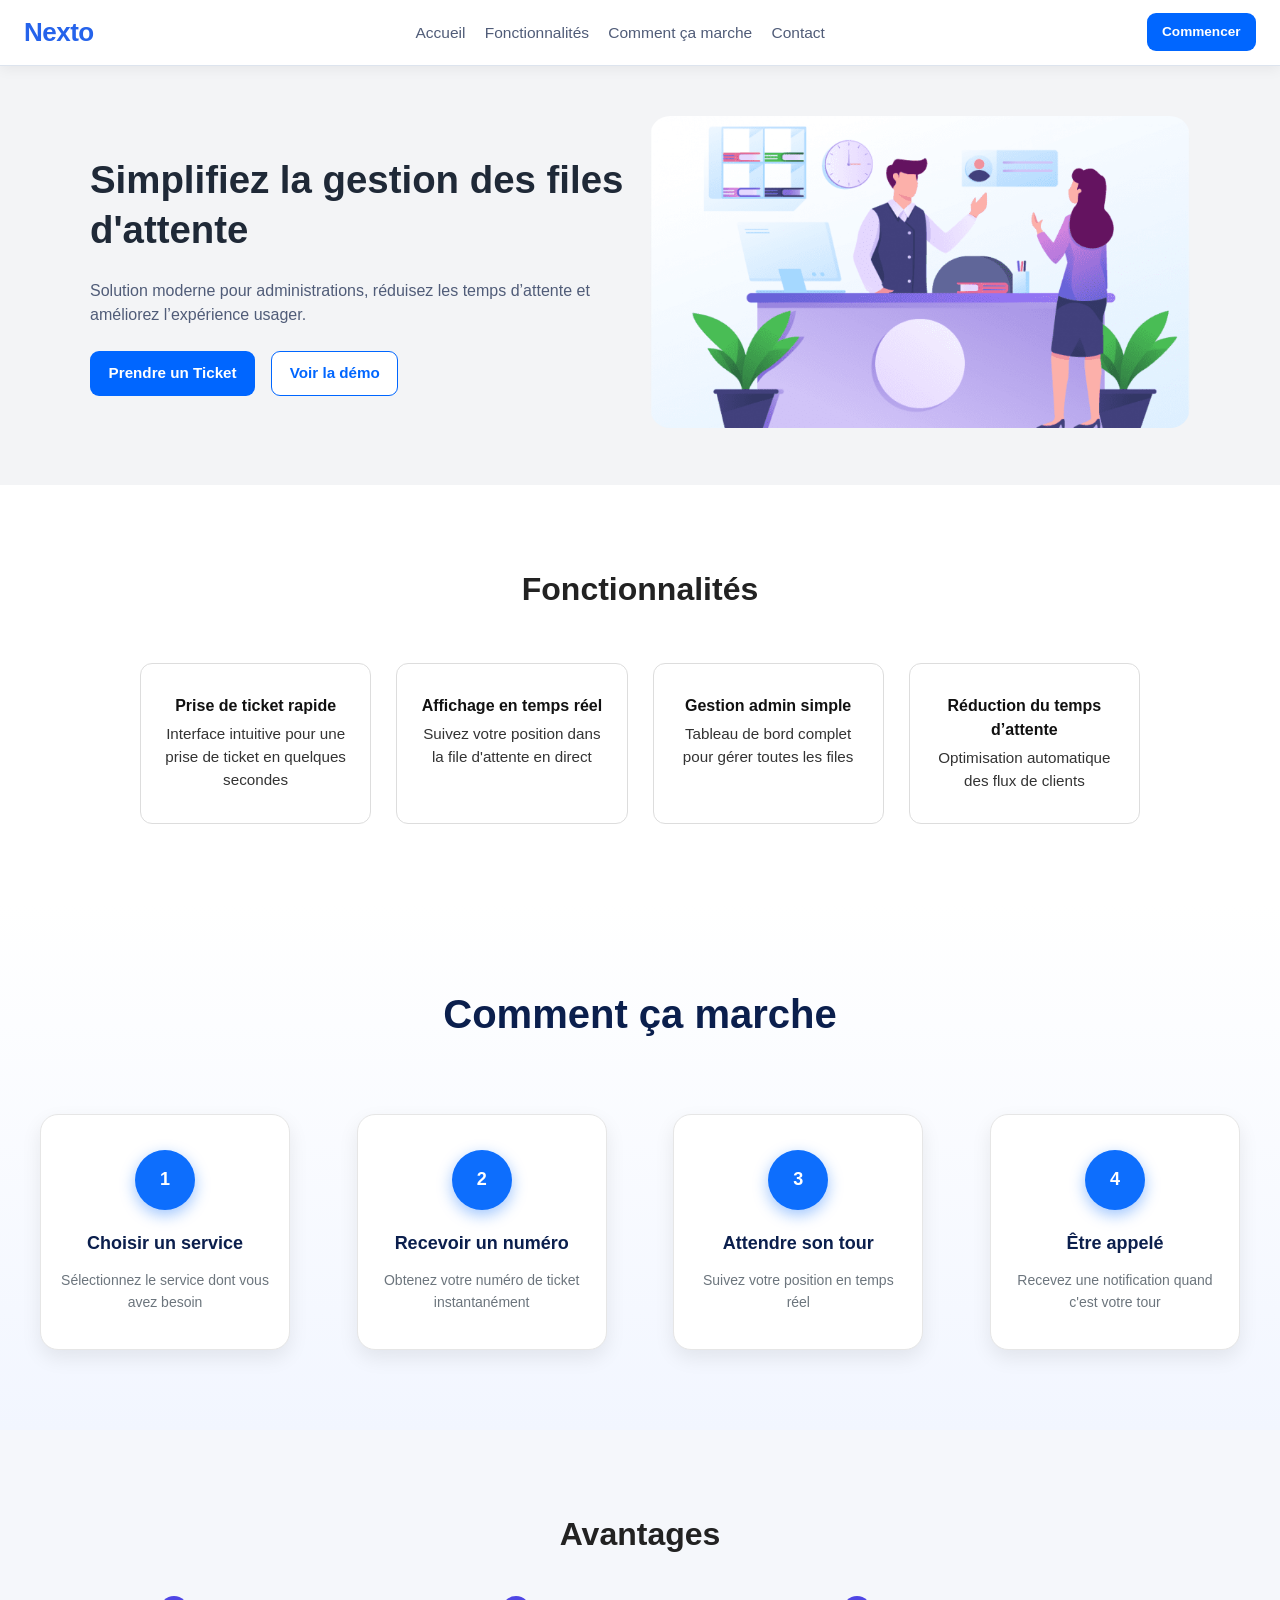
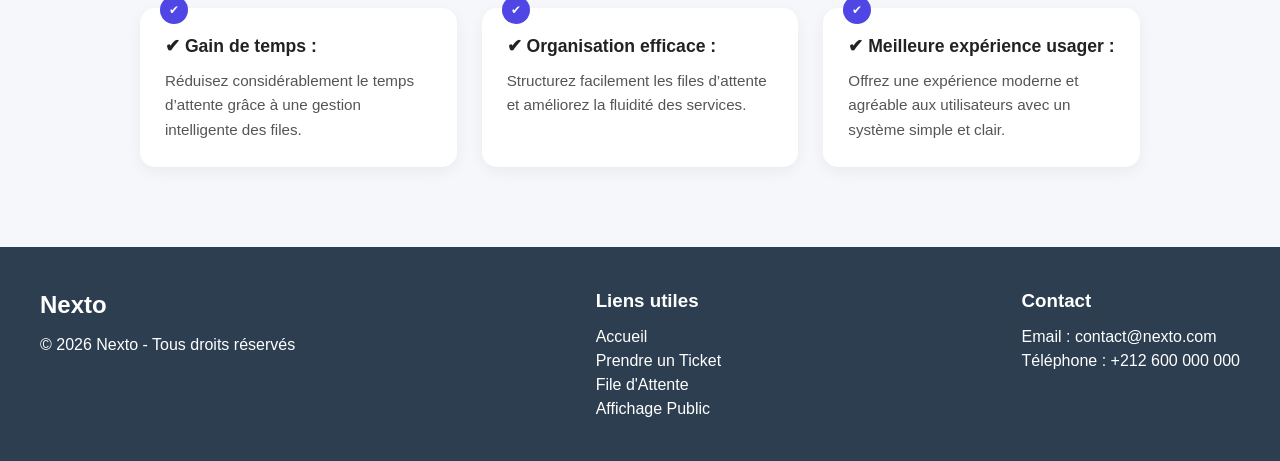
<file: index.html>
<!DOCTYPE html>
<html lang="fr">
<head>
  <meta charset="UTF-8">
  <title>Nexto - Landing Page</title>
  <link rel="stylesheet" href="style.css">
  <link rel ="icon"href="hero.png">
</head>

<body>

<!-- NAVBAR -->
<nav class="navbar">
  <h2 class="logo">Nexto</h2>
  <div class="nav-links">
    <a href="#">Accueil</a>
    <a href="#features">Fonctionnalités</a>
    <a href="#how">Comment ça marche</a>
    <a href="#contact">Contact</a>
  </div>
  <a href="ticket.html" class="btn btn-primary btn-sm">Commencer</a>
</nav>

<section class="hero-section">
  <div class="hero-content">
  <h1>Simplifiez la gestion des files d'attente</h1>
  <p>Solution moderne pour administrations, réduisez les temps d’attente et améliorez l’expérience usager.</p>
  <div class="btn-group">
    <a href="ticket.html" class="btn btn-primary btn-lg">Prendre un Ticket</a>
    <a href="#" class="btn btn-outline">Voir la démo</a>
  </div>
</div>

  <div class="hero-image">
    <img src="img/bnr.webp" alt="Illustration Nexto">
  </div>
</section>

<!-- FEATURES -->
<section id="features" class="features">
  <h2>Fonctionnalités</h2>
  <div class="features-grid">
    <div class="feature-card">
      <h3>Prise de ticket rapide</h3>
      <p>Interface intuitive pour une prise 
de ticket en quelques secondes</p>
      
    </div>
    <div class="feature-card">
      <h3>Affichage en temps réel</h3>
      <p>Suivez votre position dans la file
 d'attente en direct</p>
    </div>
    <div class="feature-card">
      <h3>Gestion admin simple</h3>
      <p>Tableau de bord complet pour
 gérer toutes les files</p>
    </div>
    <div class="feature-card">
      <h3>Réduction du temps d’attente</h3>
      <p>Optimisation automatique
 des flux de clients</p>
    </div>
    
  </div>
</section>

<section id="how" class="comment2">
  <h2>Comment ça marche</h2>

  <div class="steps2">

    <div class="step2">
      <div class="circle2">1</div>
      <h3>Choisir un service</h3>
      <p>Sélectionnez le service dont vous avez besoin</p>
    </div>

    <div class="step2">
      <div class="circle2">2</div>
      <h3>Recevoir un numéro</h3>
      <p>Obtenez votre numéro de ticket instantanément</p>
    </div>

    <div class="step2">
      <div class="circle2">3</div>
      <h3>Attendre son tour</h3>
      <p>Suivez votre position en temps réel</p>
    </div>

    <div class="step2">
      <div class="circle2">4</div>
      <h3>Être appelé</h3>
      <p>Recevez une notification quand c'est votre tour</p>
    </div>

  </div>
</section>

<!-- ADVANTAGES -->
<section class="advantages">
  <h2>Avantages</h2>

  <ul>
    <li>
      <strong>✔ Gain de temps :</strong>
      <p>Réduisez considérablement le temps d’attente grâce à une gestion intelligente des files.</p>
    </li>

    <li>
      <strong>✔ Organisation efficace :</strong>
      <p>Structurez facilement les files d’attente et améliorez la fluidité des services.</p>
    </li>

    <li>
      <strong>✔ Meilleure expérience usager :</strong>
      <p>Offrez une expérience moderne et agréable aux utilisateurs avec un système simple et clair.</p>
    </li>
  </ul>

</section>


<!-- CTA FOOTER -->
<footer id="contact" class="footer">

  <!-- Logo -->
  <div class="footer-logo">
    <h2>Nexto</h2>
        <p>© 2026 Nexto - Tous droits réservés</p>
  </div>


  <!-- Liens -->
  <div class="footer-links">
    <h3>Liens utiles</h3>
    <ul>
    <li><a href="index.html">Accueil</a></li>
    <li><a href="ticket.html">Prendre un Ticket</a></li>
    <li><a href="waiting.html">File d'Attente</a></li>
    <li><a href="display.html">Affichage Public</a></li>
    </ul>
  </div>

  <!-- Contact -->
  <div class="footer-contact">
    <h3>Contact</h3>
    <p>Email : contact@nexto.com</p>
    <p>Téléphone : +212 600 000 000</p>
  </div>
</footer>
</file>
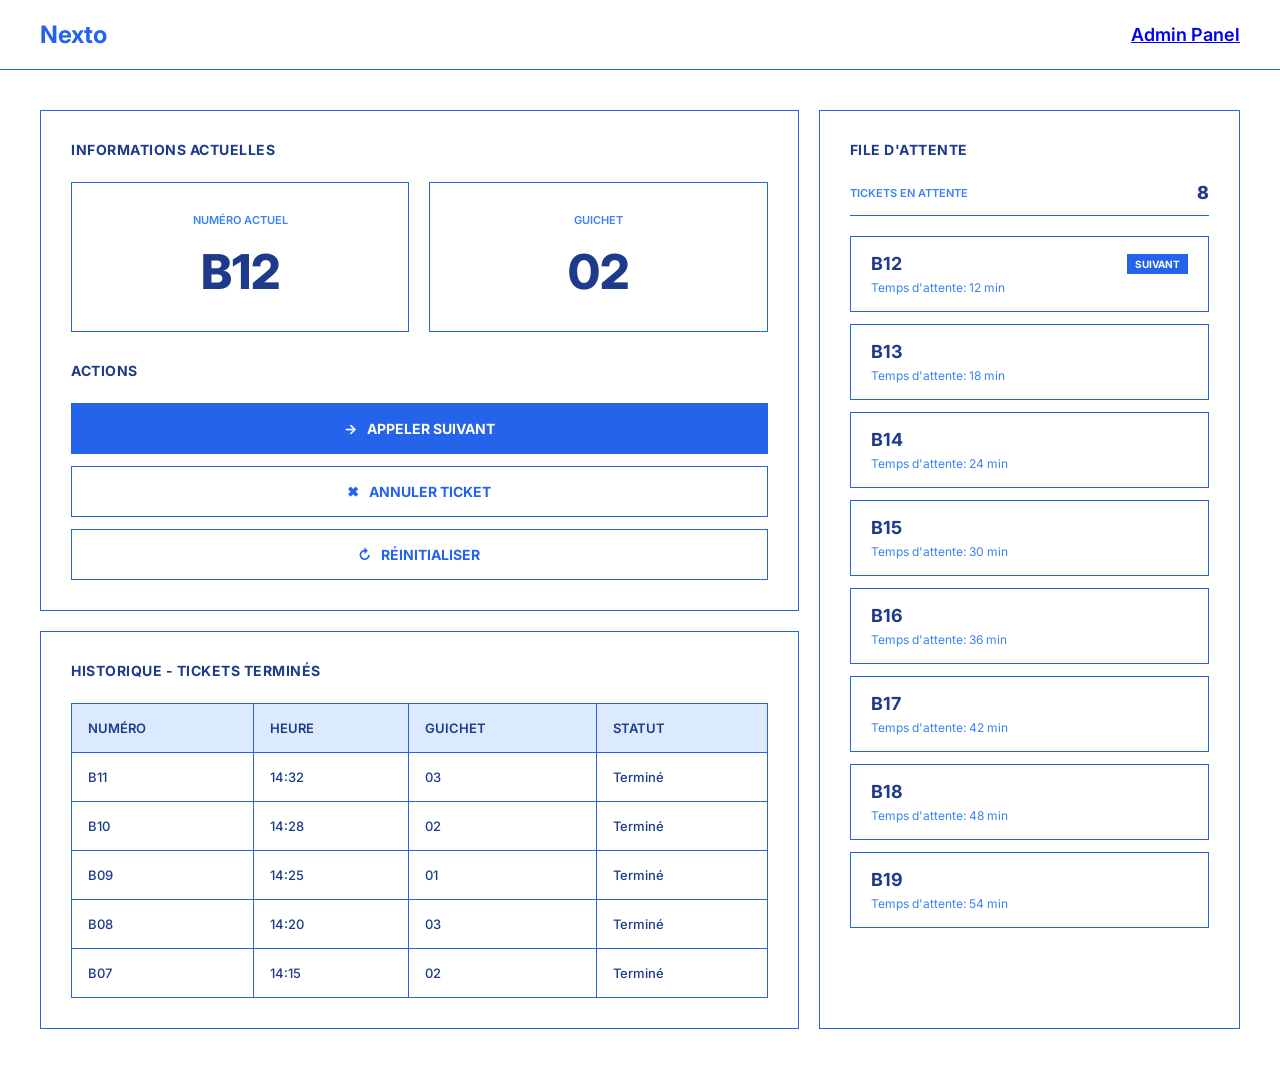
<file: admin.html>
<!DOCTYPE html>
<html lang="fr">
<head>
    <meta charset="UTF-8">
    <meta name="viewport" content="width=device-width, initial-scale=1.0">
    <title>Nexto - Admin Panel</title>
    <link href="https://fonts.googleapis.com/css2?family=Inter:wght@400;500;600;700;800&display=swap" rel="stylesheet">
    <link rel="stylesheet" href="admin.css">
</head>
<body>

    <header class="admin-header">
        <div class="logo-container">
            <div class="logo-text">Nexto</div>
        </div>
        <a href="admin.html" class="header-title">Admin Panel</a>
    </header>

    <main class="admin-layout">
        
        <div class="left-col">
            
            <section class="panel">
                <h2 class="section-title">INFORMATIONS ACTUELLES</h2>
                
                <div class="info-grid">
                    <div class="info-box">
                        <div class="info-label">NUMÉRO ACTUEL</div>
                        <div class="info-value">B12</div>
                    </div>
                    <div class="info-box">
                        <div class="info-label">GUICHET</div>
                        <div class="info-value">02</div>
                    </div>
                </div>

                <h2 class="section-title">ACTIONS</h2>
                <div class="actions-grid">
                    <button class="btn btn-black">
                        <span>→</span> APPELER SUIVANT
                    </button>
                    <button class="btn btn-white">
                        <span>✖</span> ANNULER TICKET
                    </button>
                    <button class="btn btn-white">
                        <span>↻</span> RÉINITIALISER
                    </button>
                </div>
            </section>

            <section class="panel mt-20">
                <h2 class="section-title">HISTORIQUE - TICKETS TERMINÉS</h2>
                
                <table class="history-table">
                    <thead>
                        <tr>
                            <th>NUMÉRO</th>
                            <th>HEURE</th>
                            <th>GUICHET</th>
                            <th>STATUT</th>
                        </tr>
                    </thead>
                    <tbody>
                        <tr>
                            <td>B11</td>
                            <td>14:32</td>
                            <td>03</td>
                            <td>Terminé</td>
                        </tr>
                        <tr>
                            <td>B10</td>
                            <td>14:28</td>
                            <td>02</td>
                            <td>Terminé</td>
                        </tr>
                        <tr>
                            <td>B09</td>
                            <td>14:25</td>
                            <td>01</td>
                            <td>Terminé</td>
                        </tr>
                        <tr>
                            <td>B08</td>
                            <td>14:20</td>
                            <td>03</td>
                            <td>Terminé</td>
                        </tr>
                        <tr>
                            <td>B07</td>
                            <td>14:15</td>
                            <td>02</td>
                            <td>Terminé</td>
                        </tr>
                    </tbody>
                </table>
            </section>

        </div>

        <div class="right-col">
            <section class="panel h-full">
                <h2 class="section-title">FILE D'ATTENTE</h2>
                
                <div class="queue-header">
                    <span>TICKETS EN ATTENTE</span>
                    <span class="queue-count">8</span>
                </div>

                <div class="queue-list">
                    <div class="queue-card">
                        <div class="queue-card-top">
                            <span class="queue-num">B12</span>
                            <span class="badge-suivant">Suivant</span>
                        </div>
                        <div class="queue-time">Temps d'attente: 12 min</div>
                    </div>

                    <div class="queue-card">
                        <div class="queue-card-top">
                            <span class="queue-num">B13</span>
                        </div>
                        <div class="queue-time">Temps d'attente: 18 min</div>
                    </div>

                    <div class="queue-card">
                        <div class="queue-card-top">
                            <span class="queue-num">B14</span>
                        </div>
                        <div class="queue-time">Temps d'attente: 24 min</div>
                    </div>

                    <div class="queue-card">
                        <div class="queue-card-top">
                            <span class="queue-num">B15</span>
                        </div>
                        <div class="queue-time">Temps d'attente: 30 min</div>
                    </div>

                    <div class="queue-card">
                        <div class="queue-card-top">
                            <span class="queue-num">B16</span>
                        </div>
                        <div class="queue-time">Temps d'attente: 36 min</div>
                    </div>

                    <div class="queue-card">
                        <div class="queue-card-top">
                            <span class="queue-num">B17</span>
                        </div>
                        <div class="queue-time">Temps d'attente: 42 min</div>
                    </div>
                    
                    <div class="queue-card">
                        <div class="queue-card-top">
                            <span class="queue-num">B18</span>
                        </div>
                        <div class="queue-time">Temps d'attente: 48 min</div>
                    </div>

                    <div class="queue-card">
                        <div class="queue-card-top">
                            <span class="queue-num">B19</span>
                        </div>
                        <div class="queue-time">Temps d'attente: 54 min</div>
                    </div>
                </div>
            </section>
        </div>

    </main>

</body>
</html>
</file>
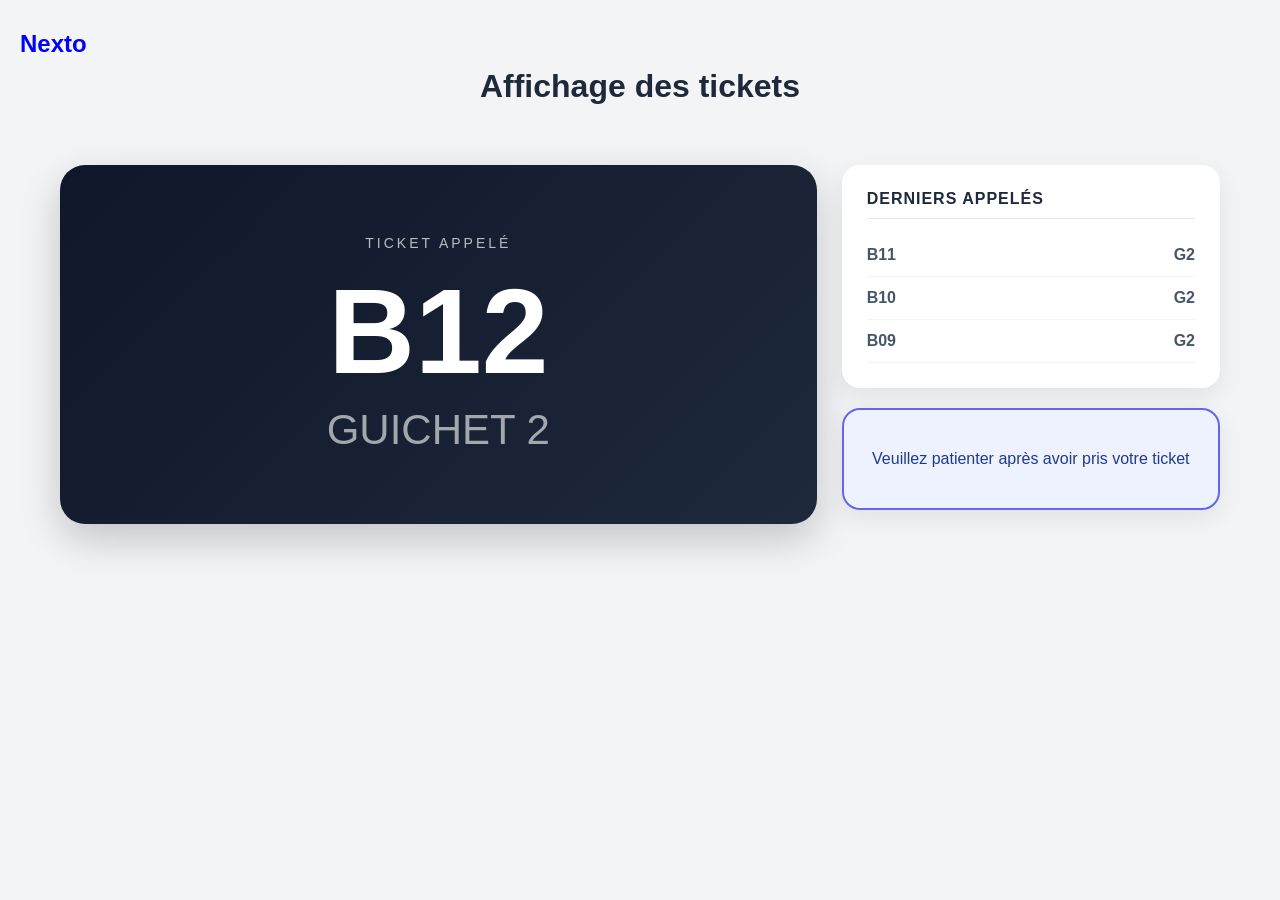
<file: display.html>
<!DOCTYPE html>
<html lang="fr">
<head>
<meta charset="UTF-8">
<meta name="viewport" content="width=device-width, initial-scale=1.0">
<title>Nexto - Affichage</title>
<link rel="stylesheet" href="display.css">
</head>

<body>

<header class="header">
    <div class="logo">
        <span>Nexto</span>
    </div>
    <h1>Affichage des tickets</h1>
</header>

<main class="container">

<div class="layout">

    <!-- LEFT -->
    <section class="card-main">
        <p class="label">TICKET APPELÉ</p>
        <div class="number">B12</div>
        <div class="guichet">GUICHET 2</div>
    </section>

    <!-- RIGHT -->
    <aside class="sidebar">

        <div class="card">
            <h3>DERNIERS APPELÉS</h3>

            <div class="item"><span>B11</span><span>G2</span></div>
            <div class="item"><span>B10</span><span>G2</span></div>
            <div class="item"><span>B09</span><span>G2</span></div>
        </div>

        <div class="card message">
            Veuillez patienter après avoir pris votre ticket
        </div>

    </aside>

</div>

</main>

</body>
</html>
</file>
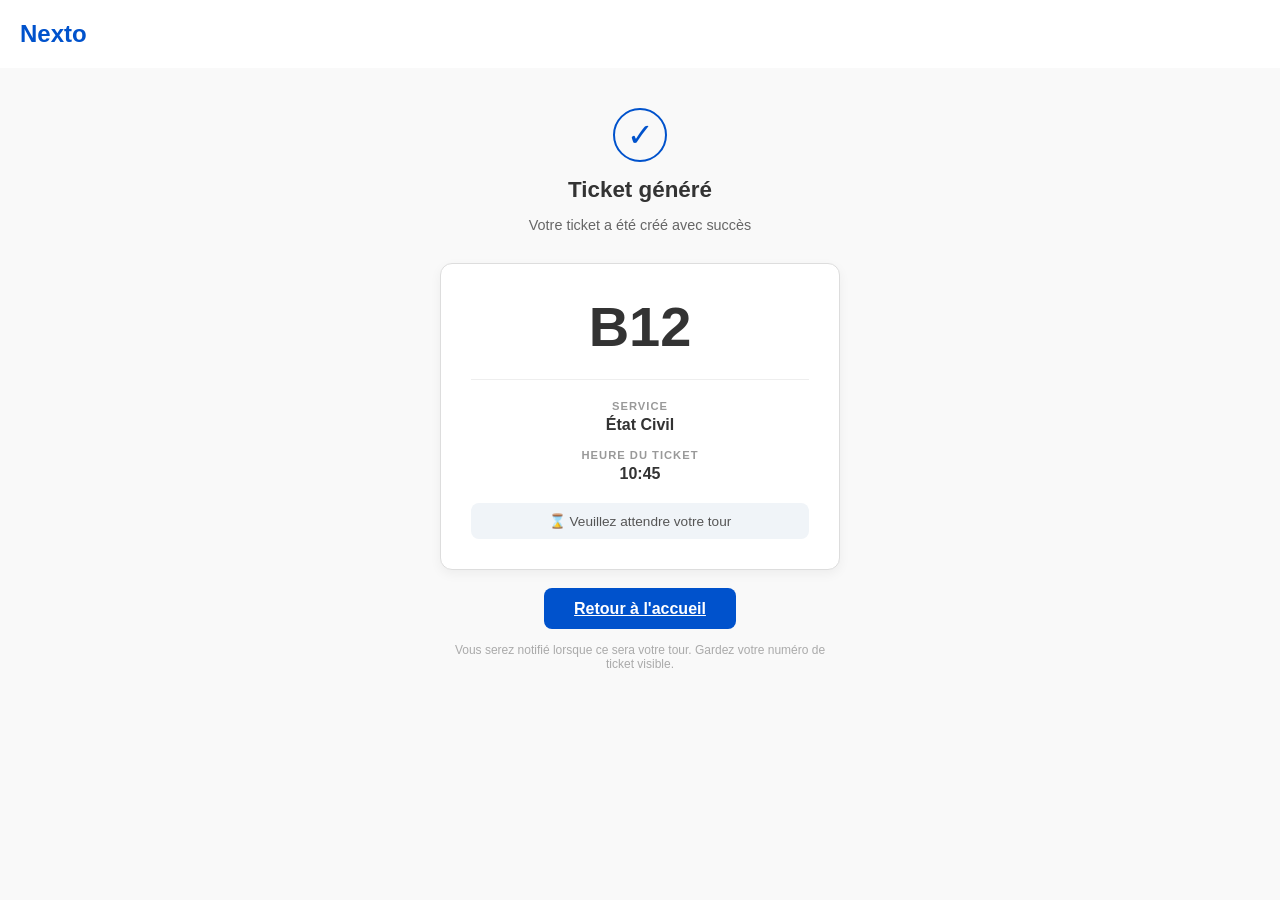
<file: ticket-genere.html>
<!DOCTYPE html>
<html lang="fr">
<head>
    <meta charset="UTF-8">
    <meta name="viewport" content="width=device-width, initial-scale=1.0">
    <title>Nexto - Ticket</title>
    <link rel="stylesheet" href="ticket-genere.css">
</head>
<body>

    <header class="navbar">
        <nav class="navbar">
  <h2 class="logo">Nexto</h2>
        </nav>
    </header>

    <main class="container">
        <div class="status-icon">✓</div>
        <h1>Ticket généré</h1>
        <p class="subtitle">Votre ticket a été créé avec succès</p>

        <div class="ticket-card">
            <div class="ticket-number">B12</div>
            <div class="divider"></div>
            
            <div class="ticket-details">
                <span class="label">SERVICE</span>
                <span class="value">État Civil</span>
            </div>

            <div class="ticket-details">
                <span class="label">HEURE DU TICKET</span>
                <span class="value">10:45</span>
            </div>

            <div class="waiting-box">
                <span>⌛</span> Veuillez attendre votre tour
            </div>
        </div>

        <a href="index.html" class="btn-home">Retour à l'accueil</a>
        
        <p class="footer-text">Vous serez notifié lorsque ce sera votre tour. Gardez votre numéro de ticket visible.</p>
    </main>

</body>
</html>
</file>
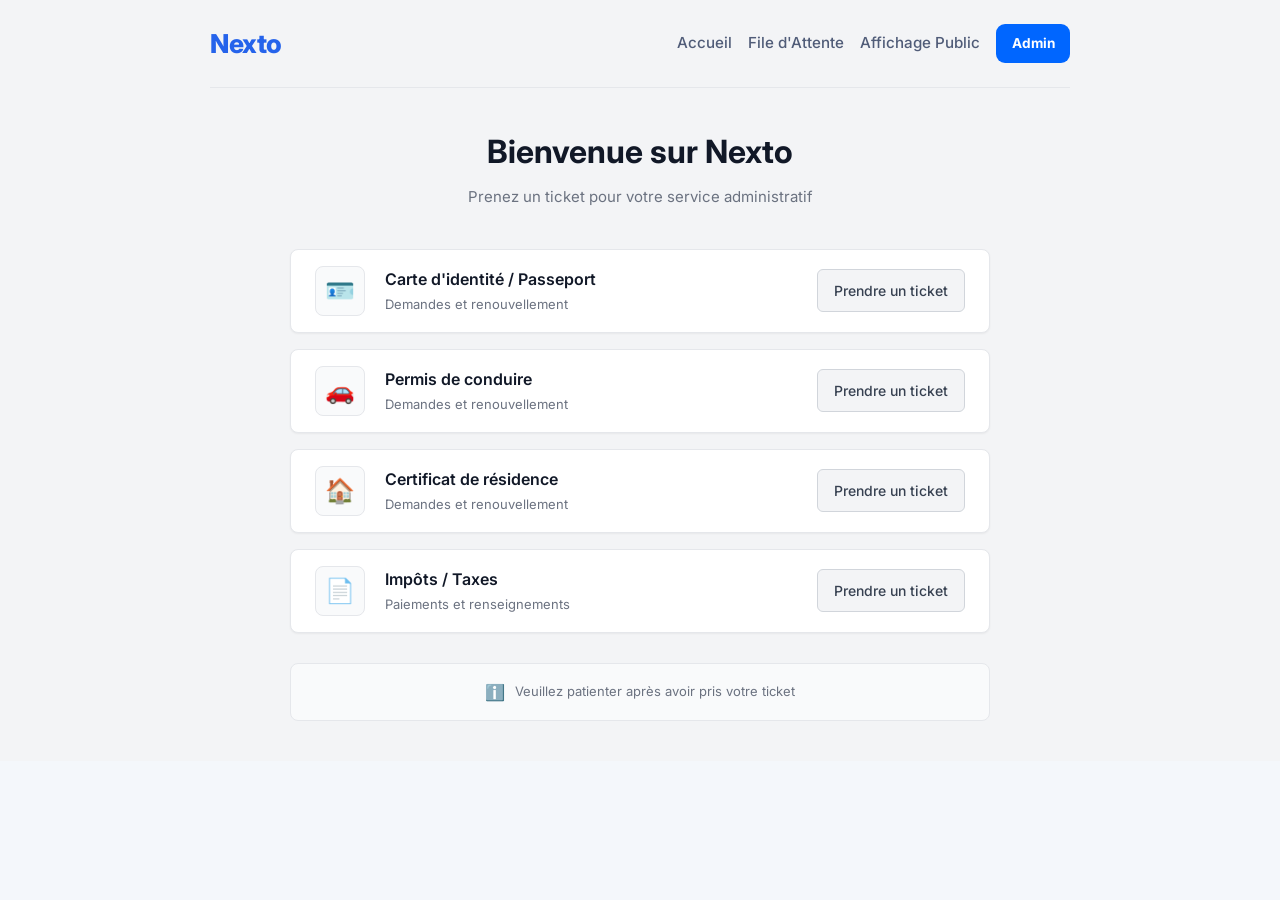
<file: ticket.html>
<!DOCTYPE html>
<html lang="fr">
<head>
    <meta charset="UTF-8">
    <meta name="viewport" content="width=device-width, initial-scale=1.0">
    <title>Nexto - Service Administratif</title>
    <link href="https://fonts.googleapis.com/css2?family=Inter:wght@400;500;600;700&display=swap" rel="stylesheet">
    <link rel="stylesheet" href="style.css">
</head>
<body>

    <div class="container">
        <header>
            <div class="logo">Nexto</div>
            <nav>
                <a href="index.html">Accueil</a>
                    <a href="waiting.html">File d'Attente</a>
                    <a href="display.html">Affichage Public</a>
                    <a href="admin.html" class="btn btn-primary btn-sm">Admin</a>
            </nav>
        </header>

        <main>
            <div class="hero">
                <h1>Bienvenue sur Nexto</h1>
                <p class="subtitle">Prenez un ticket pour votre service administratif</p>
            </div>
            

            <div class="options-list">
                
                <div class="option-card">
                    <div class="card-left">
                        <div class="icon-box">🪪</div>
                        <div class="text-content">
                            <span class="option-title">Carte d'identité / Passeport</span>
                            <span class="option-desc">Demandes et renouvellement</span>
                        </div>
                    </div>
                    <a href="ticket-genere.html" class="ticket-btn">Prendre un ticket</a>
                </div>

                <div class="option-card">
                    <div class="card-left">
                        <div class="icon-box">🚗</div>
                        <div class="text-content">
                            <span class="option-title">Permis de conduire</span>
                            <span class="option-desc">Demandes et renouvellement</span>
                        </div>
                    </div>
                    <a href="ticket-genere.html" class="ticket-btn">Prendre un ticket</a>
                </div>

                <div class="option-card">
                    <div class="card-left">
                        <div class="icon-box">🏠</div>
                        <div class="text-content">
                            <span class="option-title">Certificat de résidence</span>
                            <span class="option-desc">Demandes et renouvellement</span>
                        </div>
                    </div>
                    <a href="ticket-genere.html" class="ticket-btn">Prendre un ticket</a>
                </div>

                <div class="option-card">
                    <div class="card-left">
                        <div class="icon-box">📄</div>
                        <div class="text-content">
                            <span class="option-title">Impôts / Taxes</span>
                            <span class="option-desc">Paiements et renseignements</span>
                        </div>
                    </div>
                    <a href="ticket-genere.html" class="ticket-btn">Prendre un ticket</a>
                </div>

            </div>

            <div class="info-box">
                <span class="info-icon">ℹ️</span>
                <span class="info-text">Veuillez patienter après avoir pris votre ticket</span>
            </div>
        </main>
    </div>

</body>
</html>
</file>
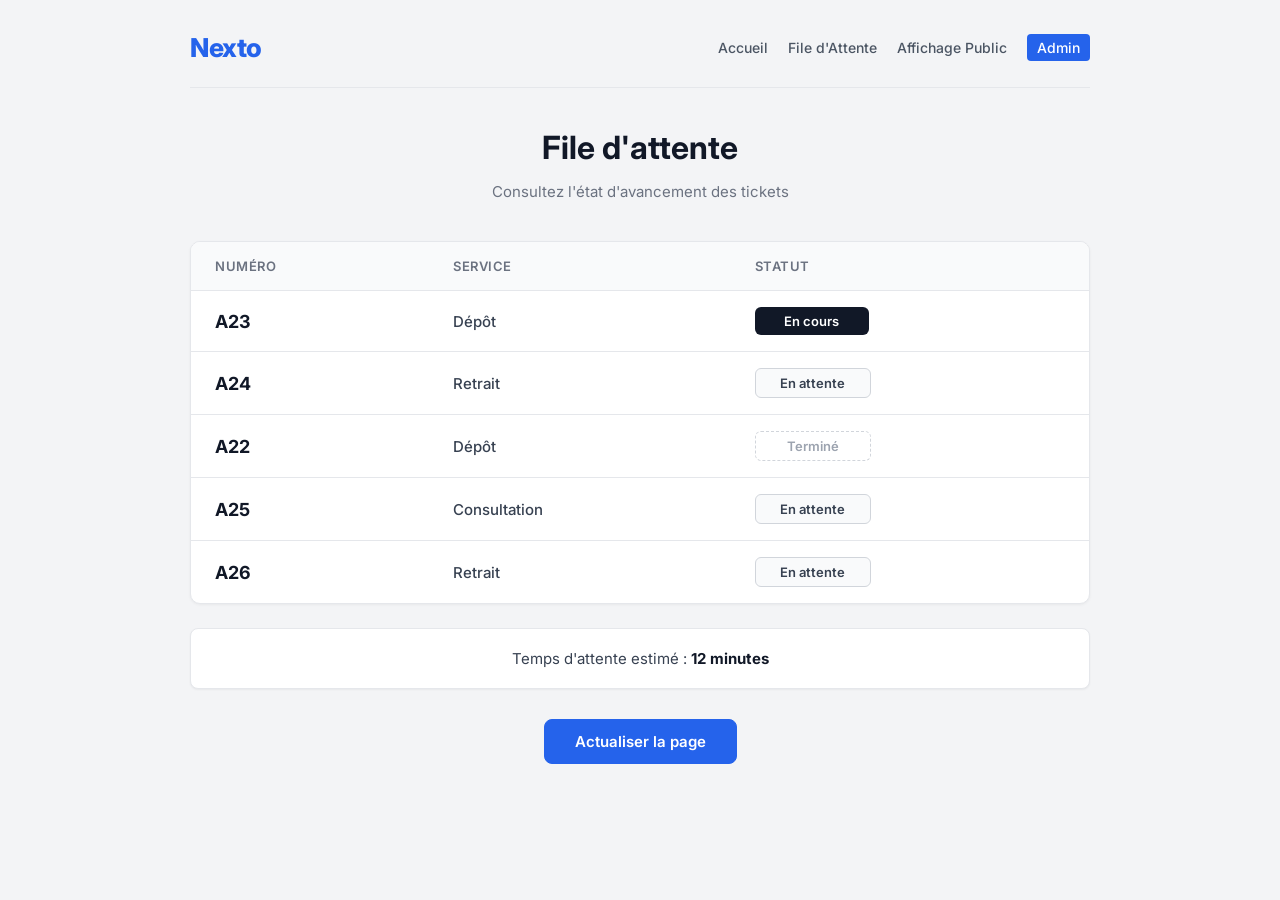
<file: waiting.html>
<!DOCTYPE html>
<html lang="fr">
<head>
    <meta charset="UTF-8">
    <meta name="viewport" content="width=device-width, initial-scale=1.0">
    <title>Nexto - File d'attente</title>
    <link href="https://fonts.googleapis.com/css2?family=Inter:wght@400;500;600;700&display=swap" rel="stylesheet">
    <link rel="stylesheet" href="waiting.css">
</head>
<body>

    <div class="container">
        <header>
            <div class="logo">Nexto</div>
            <nav>
                <a href="index.html">Accueil</a>
                <a href="waiting.html">File d'Attente</a>
                <a href="display.html">Affichage Public</a>
                <a href="admin.html" class="admin-badge">Admin</a>
            </nav>
        </header>

        <div class="hero">
            <h1>File d'attente</h1>
            <p class="subtitle">Consultez l'état d'avancement des tickets</p>
        </div>

        <div class="table-container">
            <table class="queue-table">
                <thead>
                    <tr>
                        <th>Numéro</th>
                        <th>Service</th>
                        <th>Statut</th>
                    </tr>
                </thead>
                <tbody>
                    <tr>
                        <td class="number">A23</td>
                        <td class="service">Dépôt</td>
                        <td><span class="badge badge-cours">En cours</span></td>
                    </tr>
                    <tr>
                        <td class="number">A24</td>
                        <td class="service">Retrait</td>
                        <td><span class="badge badge-attente">En attente</span></td>
                    </tr>
                    <tr>
                        <td class="number">A22</td>
                        <td class="service">Dépôt</td>
                        <td><span class="badge badge-termine">Terminé</span></td>
                    </tr>
                    <tr>
                        <td class="number">A25</td>
                        <td class="service">Consultation</td>
                        <td><span class="badge badge-attente">En attente</span></td>
                    </tr>
                    <tr>
                        <td class="number">A26</td>
                        <td class="service">Retrait</td>
                        <td><span class="badge badge-attente">En attente</span></td>
                    </tr>
                </tbody>
            </table>
        </div>

        <div class="wait-time-box">
            Temps d'attente estimé : <strong>12 minutes</strong>
        </div>

        <div class="action-container">
            <button class="refresh-btn">Actualiser la page</button>
        </div>
    </div>

</body>
</html>
</file>
<file: style.css>
﻿/* === style.css - Global styles pour toutes les pages Nexto === */
:root {
  --bg: #f4f7fb;
  --card: #ffffff;
  --text: #2b2f3a;
  --subtitle: #505c78;
  --accent: #0066ff;
  --accent-soft: rgba(0, 102, 255, 0.12);
  --border: #dde4ee;
  --shadow: 0 12px 32px rgba(42, 59, 88, 0.15);
  --radius: 15px;
  --maxw: 1200px;
}

* {
  margin: 0;
  padding: 0;
  box-sizing: border-box;
}

html, body {
  width: 100%;
  min-height: 100%;
  font-family: Inter, Segoe UI, Roboto, sans-serif;
  color: var(--text);
  background: var(--bg);
  scroll-behavior: smooth;
}

body {
  line-height: 1.5;
}

a {
  color: var(--accent);
  text-decoration: none;
}

a:hover {
  text-decoration: underline;
}

.container {
  max-width: 1200px;
  margin: 0 auto;
  padding: 0 1.2rem;
}

.navbar {
  position: sticky;
  top: 0;
  z-index: 100;
  background: #fff;
  border-bottom: 1px solid var(--border);
  box-shadow: 0 4px 12px rgba(0, 0, 0, 0.05);
  display: flex;
  align-items: center;
  justify-content: space-between;
  padding: 0.8rem 1.5rem;
}

.logo {
  color: var(--accent);
  font-size: 1.55rem;
  letter-spacing: 0.02em;
  font-weight: 800;
}

.nav-links {
  display: flex;
  gap: 1.2rem;
  align-items: center;
}

.nav-links a {
  font-size: 0.97rem;
  color: var(--subtitle);
  transition: color 0.18s ease;
}

.nav-links a:hover {
  color: var(--accent);
}

.btn {
  display: inline-flex;
  align-items: center;
  justify-content: center;
  gap: 0.4rem;
  font-weight: 700;
  font-size: 0.95rem;
  padding: 0.65rem 1.1rem;
  border-radius: 9px;
  border: 1px solid transparent;
  background: var(--accent);
  color: #fff;
  cursor: pointer;
  transition: all 0.2s ease;
  text-align: center;
  text-decoration: none;
}

.btn:hover {
  transform: translateY(-1px);
  box-shadow: 0 10px 20px rgba(0, 102, 255, 0.2);
}

.btn-outline {
  color: var(--accent);
  background: #fff;
  border-color: var(--accent);
}

.hero-section {
display: flex;
align-items: center; /* Centre verticalement le texte et l'image */
justify-content: space-between;
padding: 50px;
gap: 20px; /* Espace entre le texte et l'image */
max-width: 1200px;
margin: 0 auto;

}

.hero-content {
  flex: 1;
  display: flex;
  flex-direction: column;
  justify-content: center; /* centre verticalement par rapport à l'image */
  gap: 1.5rem; /* espace uniforme entre titre, paragraphe et boutons */
}

.hero-content h1 {
  font-size: 2.4rem;
  line-height: 1.3;
  margin: 0; /* le gap gère l'espace maintenant */
}

.hero-content p {
  font-size: 1rem;
  margin: 0;
  color: var(--subtitle);
}

.hero-content .btn-group {
  display: flex;
  gap: 1rem; /* espace entre les boutons */
  flex-wrap: wrap; /* si sur mobile, les boutons passent en ligne suivante */
}

.hero-image {
flex: 1; /* Prend l'autre 50% */
text-align: right; /* Aligne l'image vers la droite */
}

.hero-image img {
max-width: 100%; /* L'image ne dépasse pas son conteneur */
height: auto;
border-radius: 20px;
}

/* Optionnel : Rendre le design responsive pour mobile */
@media (max-width: 768px) {
.hero-section {
flex-direction: column; /* Empile les éléments sur mobile */
text-align: center;
}

.hero-image {
text-align: center;
margin-top: 20px;
}
}



/* SECTION FEATURES */
.features {
  padding: 80px 20px;
  background: #ffffff;
  text-align: center;
}

/* TITRE */
.features h2 {
  font-size: 2rem;
  margin-bottom: 50px;
  font-weight: 600;
  color: #222;
}

/* GRID */
.features-grid {
  display: grid;
  grid-template-columns: repeat(auto-fit, minmax(220px, 1fr));
  gap: 25px;
  max-width: 1000px;
  margin: 0 auto;
}

/* CARD */
.feature-card {
  background: #ffffff;
  padding: 30px 20px;
  border-radius: 12px;
  border: 1px solid #ddd;
  transition: all 0.3s ease;
  cursor: pointer;
}

/* HOVER EFFECT */
.feature-card:hover {
  transform: translateY(-8px);
  box-shadow: 0 10px 25px rgba(0, 0, 0, 0.1);
}

/* IMAGE (CERCLE) */
.feature-card img {
  width: 60px;
  height: 60px;
  object-fit: contain;
  border: 2px solid #333;
  border-radius: 50%;
  padding: 10px;
  margin-bottom: 15px;
}

/* TEXTE */
.feature-card p {
  font-size: 0.95rem;
  color: #333;
  font-weight: 500;
}
.feature-card h3 {
  font-size: 1rem;
  margin-bottom: 5px;
  color: #111;
}



/* SECTION */
.how {
  padding: 80px 20px;
  background: #f8f9fb;
  text-align: center;
}

.how h2 {
  font-size: 28px;
  margin-bottom: 50px;
  font-weight: 600;
  color: #f4f7fb;
}

.comment2 {
  background: linear-gradient(to bottom, #ffffff, #f2f6ff);
  padding: 80px 40px;
  text-align: center;
  font-family: Arial, sans-serif;
}

.comment2 h2 {
  font-size: 40px;
  font-weight: bold;
  margin-bottom: 70px;
  color: #0b1f4d;
}

/* Container */
.steps2 {
  display: flex;
  justify-content: space-between;
  align-items: stretch;
  gap: 25px;
  flex-wrap: nowrap;
}

/* Card step */
.step2 {
    flex: 1;
    max-width: 250px;
  background: white;
  width: 230px;
  padding: 35px 20px;
  border-radius: 18px;
  box-shadow: 0px 8px 20px rgba(0, 0, 0, 0.08);
  position: relative;
  transition: 0.3s;
  border: 1px solid #e6e6e6;
}

.step2:hover {
  transform: translateY(-10px);
  border: 1px solid #0d6efd;
}

/* Circle number */
.circle2 {
  width: 60px;
  height: 60px;
  background: #0d6efd;
  color: white;
  font-size: 18px;
  font-weight: bold;
  border-radius: 50%;
  margin: 0 auto 20px auto;

  display: flex;
  justify-content: center;
  align-items: center;

  box-shadow: 0px 5px 15px rgba(13, 110, 253, 0.4);
}

/* Title */
.step2 h3 {
  font-size: 18px;
  font-weight: bold;
  margin-bottom: 12px;
  color: #0b1f4d;
}

/* Text */
.step2 p {
  font-size: 14px;
  color: #6c757d;
  line-height: 1.6;
}

/* Responsive */
@media (max-width: 900px) {
  .comment2 h2 {
    font-size: 30px;
  }

  .step2 {
    width: 100%;
    max-width: 320px;
  }
}

/* SECTION AVANTAGES */
/* SECTION */
.advantages {
  background: #f5f7fb;
  padding: 80px 20px;
  text-align: center;
}

.advantages h2 {
  font-size: 2rem;
  margin-bottom: 50px;
  color: #222;
}

/* LIST */
.advantages ul {
  display: grid;
  grid-template-columns: repeat(auto-fit, minmax(250px, 1fr));
  gap: 25px;
  max-width: 1000px;
  margin: auto;
  padding: 0;
  list-style: none;
}

/* CARD */
.advantages li {
  background: #fff;
  padding: 25px;
  border-radius: 15px;
  text-align: left;
  box-shadow: 0 5px 15px rgba(0,0,0,0.05);
  transition: 0.3s;
  position: relative;
}

/* HOVER */
.advantages li:hover {
  transform: translateY(-8px);
  box-shadow: 0 10px 25px rgba(0,0,0,0.1);
}

/* ICON CIRCLE */
.advantages li::before {
  content: "✔";
  position: absolute;
  top: -12px;
  left: 20px;
  background: #4f46e5;
  color: #fff;
  font-size: 12px;
  width: 28px;
  height: 28px;
  display: flex;
  align-items: center;
  justify-content: center;
  border-radius: 50%;
}

/* TITLE */
.advantages li strong {
  display: block;
  font-size: 1.1rem;
  color: #222;
  margin-bottom: 10px;
}

/* TEXT */
.advantages li p {
  margin: 0;
  color: #555;
  font-size: 0.95rem;
  line-height: 1.6;
}

.footer {
  display: flex;
  justify-content: space-between;
  flex-wrap: wrap;
  padding: 40px;
  background-color: #2c3e50;
  color: white;
}

.footer h2, .footer h3 {
  margin-bottom: 10px;
}

.footer ul {
  list-style: none;
}

.footer a {
  color: white;
  text-decoration: none;
}

.footer a:hover {
  text-decoration: underline;
}

.footer-copy {
  width: 100%;
  margin-top: 20px;
  text-align: center;
  border-top: 1px solid #555;
  padding-top: 10px;
}

/* Formulaire et pages secondaires */
.page-card {
  background: var(--card);
  border: 1px solid var(--border);
  box-shadow: var(--shadow);
  border-radius: var(--radius);
  padding: 1.25rem;
  margin: 1rem auto;
  max-width: 760px;
}

.input-group {
  display: grid;
  gap: 0.7rem;
  margin: 0.6rem 0;
}

input, select, textarea {
  border: 1px solid var(--border);
  border-radius: 9px;
  padding: 0.7rem 0.8rem;
  width: 100%;
  background: #fff;
  font-size: 0.96rem;
}

input:focus, select:focus, textarea:focus {
  outline: 2px solid rgba(0, 102, 255, 0.24);
  outline-offset: 2px;
  border-color: var(--accent);
}

table {
  width: 100%;
  border-collapse: collapse;
  margin: 1rem 0;
}

th, td {
  border: 1px solid var(--border);
  padding: 0.85rem 0.75rem;
  text-align: left;
}

th {
  background: #f5f8fd;
  font-weight: 700;
  color: #203057;
}

td {
  background: #fff;
}

.status-pill {
  display: inline-flex;
  padding: 0.25rem 0.55rem;
  border-radius: 999px;
  font-size: 0.82rem;
  font-weight: 700;
}

.status-pending { color: #3159c6; background: #e7eeff; }
.status-active { color: #117a31; background: #ddf6df; }
.status-error { color: #d42f21; background: #fee3e2; }

/* Responsive */
@media (max-width: 960px) {
  .navbar {
    padding: 0.7rem 1rem;
  }
  .hero-section {
    padding: 3.5rem 1rem 2rem;
  }
  .hero-image {
    margin-top: 1.2rem;
  }
}

@media (max-width: 720px) {
  .nav-links {
    display: none;
  }
  .hero-section h1 {
    font-size: 2rem;
  }
  .feature-card {
    padding: 1rem;
  }
  .advantages ul, .steps {
    grid-template-columns: 1fr;
  }
}
/* HEADER */
.header {
  background: #2b2f3a;
  padding: 15px 30px;
  color: white;
}

.logo {
  margin: 0;
}

/* SECTION */
.ticket-section {
  text-align: center;
  padding: 60px 20px;
}

.ticket-section h1 {
  font-size: 2rem;
  margin-bottom: 10px;
}

.ticket-section p {
  margin-bottom: 30px;
  color: #555;
}

/* SERVICES */
.services {
  display: grid;
  grid-template-columns: repeat(auto-fit, minmax(220px, 1fr));
  gap: 20px;
  max-width: 800px;
  margin: 0 auto 30px;
}

.service-card {
  background: white;
  padding: 20px;
  border-radius: 12px;
  cursor: pointer;
  transition: 0.3s;
  border: 1px solid #eee;
}

.service-card:hover {
  transform: translateY(-6px);
  box-shadow: var(--shadow);
}

/* ===== PAGES INTERNES ===== */
.page-interne {
  background: var(--bg);
}

/* HEADER INTERNE */
.header-inner {
  display: flex;
  align-items: center;
  justify-content: space-between;
  padding: 0.8rem 0;
}

.logo {
  display: flex;
  align-items: center;
  gap: 8px;
  font-weight: 800;
  font-size: 1.4rem;
  color: var(--accent);
}

.logo-icon {
  background: var(--accent-soft);
  color: var(--accent);
  padding: 5px 10px;
  border-radius: 8px;
}

/* NAV */
header nav {
  display: flex;
  gap: 1rem;
  align-items: center;
}

header nav a {
  color: var(--subtitle);
  font-size: 0.95rem;
}

header nav a:hover {
  color: var(--accent);
}

/* CONTAINERS */
.container-sm {
  max-width: 700px;
  margin: 0 auto;
  padding: 0 1rem;
}

/* CARD */
.card {
  background: var(--card);
  padding: 25px;
  border-radius: var(--radius);
  border: 1px solid var(--border);
  box-shadow: var(--shadow);
}

/* TEXT */
.text-center {
  text-align: center;
}

/* GRID SERVICES */
.service-grid {
  display: grid;
  grid-template-columns: repeat(auto-fit, minmax(230px, 1fr));
  gap: 25px;
  margin-top: 30px;
}

/* SERVICE CARD */
.service-card {
  background: var(--card);
  padding: 25px;
  border-radius: var(--radius);
  border: 1px solid var(--border);
  text-align: center;
  transition: all 0.25s ease;
  box-shadow: 0 8px 20px rgba(0,0,0,0.05);
}

.service-card:hover {
  transform: translateY(-6px);
  box-shadow: var(--shadow);
}

/* ICON */
.service-icon {
  font-size: 32px;
  margin-bottom: 12px;
}

/* TITLE */
.service-card h3 {
  font-size: 1.05rem;
  margin-bottom: 8px;
}

/* TEXT */
.service-card p {
  font-size: 0.9rem;
  color: var(--subtitle);
  margin-bottom: 15px;
}

/* BUTTONS */
.btn-sm {
  font-size: 0.85rem;
  padding: 0.5rem 0.9rem;
}

.btn-block {
  width: 100%;
}

/* INFO CARD */
.card p {
  margin: 0;
}

/* RESPONSIVE */
@media (max-width: 768px) {
  header nav {
    display: none;
  }
}





/* Réinitialisation */
* {
    box-sizing: border-box;
    margin: 0;
    padding: 0;
}

body {
    font-family: 'Inter', sans-serif;
    background-color: #f3f4f6; /* Khalfiya rmadia bhal tswira 2 */
    color: #1f2937;
    -webkit-font-smoothing: antialiased;
}

.container {
    max-width: 900px;
    margin: 0 auto;
    padding: 0 20px 40px 20px;
}

/* Header */
header {
    display: flex;
    justify-content: space-between;
    align-items: center;
    padding: 24px 0;
    border-bottom: 1px solid #e5e7eb;
    margin-bottom: 40px;
}

.logo {
    color: #2563eb; 
    font-size: 26px;
    font-weight: 800;
    letter-spacing: -0.5px;
}

nav {
    display: flex;
    gap: 20px;
    align-items: center;
}

nav a {
    text-decoration: none;
    color: #4b5563;
    font-size: 14px;
    font-weight: 500;
}

nav a:hover {
    color: #111827;
}

.admin-badge {
    background-color: #2563eb;
    padding: 5px 10px;
    border-radius: 4px;
    color: white;
    font-size: 12px;
}

/* Titre principal */
.hero {
    text-align: center;
    margin-bottom: 40px;
}

.hero h1 {
    font-size: 32px;
    font-weight: 700;
    margin-bottom: 10px;
    color: #111827;
}

.hero .subtitle {
    color: #6b7280;
    font-size: 15px;
}

/* Container des cartes (List vertical) */
.options-list {
    display: flex;
    flex-direction: column;
    gap: 16px;
    max-width: 700px;
    margin: 0 auto;
}

/* Design de la carte (Chkel dyl tswira 1) */
.option-card {
    background-color: #ffffff;
    border: 1px solid #e5e7eb;
    border-radius: 8px;
    padding: 16px 24px;
    display: flex;
    justify-content: space-between; /* L'icon a gauche, bouton a droite */
    align-items: center;
    box-shadow: 0 1px 2px rgba(0, 0, 0, 0.05);
    transition: all 0.2s;
}

.option-card:hover {
    border-color: #d1d5db;
    box-shadow: 0 4px 6px rgba(0, 0, 0, 0.05);
}

/* Partie gauche de la carte (Icon + Texte) */
.card-left {
    display: flex;
    align-items: center;
    gap: 20px;
}

.icon-box {
    font-size: 24px;
    background-color: #f9fafb;
    border: 1px solid #e5e7eb;
    width: 50px;
    height: 50px;
    display: flex;
    justify-content: center;
    align-items: center;
    border-radius: 8px;
}

.text-content {
    display: flex;
    flex-direction: column;
}

.option-title {
    font-size: 16px;
    font-weight: 600;
    color: #111827;
}

.option-desc {
    font-size: 13px;
    color: #6b7280;
    margin-top: 4px;
}

/* Bouton Prendre un ticket */
.ticket-btn {
    background-color: #f3f4f6;
    border: 1px solid #d1d5db;
    color: #374151;
    padding: 10px 16px;
    border-radius: 6px;
    font-size: 14px;
    font-weight: 500;
    cursor: pointer;
    transition: background-color 0.2s;
}

.ticket-btn:hover {
    background-color: #e5e7eb;
}

/* Info Box en bas */
.info-box {
    background-color: #f9fafb;
    border: 1px solid #e5e7eb;
    border-radius: 8px;
    padding: 16px;
    display: flex;
    align-items: center;
    justify-content: center;
    gap: 10px;
    max-width: 700px;
    margin: 30px auto 0;
}

.info-text {
    color: #6b7280;
    font-size: 13px;
}

/* Responsive pour téléphone (Mobile) */
@media (max-width: 600px) {
    header {
        flex-direction: column;
        gap: 15px;
    }
    
    nav {
        flex-wrap: wrap;
        justify-content: center;
    }

    .option-card {
        flex-direction: column;
        align-items: flex-start;
        gap: 20px;
    }

    .ticket-btn {
        width: 100%; /* Le bouton prend toute la largeur sur tel */
    }
}
</file>
<file: admin.css>
/* Réinitialisation de base */
* {
    box-sizing: border-box;
    margin: 0;
    padding: 0;
}

body {
    font-family: 'Inter', sans-serif;
    background-color: #ffffff; /* light blue bg */
    color: #1e3a8a; /* dark blue text */
    -webkit-font-smoothing: antialiased;
}

/* Header */
.admin-header {
    display: flex;
    justify-content: space-between;
    align-items: center;
    padding: 20px 40px;
    border-bottom: 1px solid #2563eb;
}

.logo-container {
    color: #2563eb;
    display: flex;
    align-items: center;
    gap: 12px;
}

.logo-icon {
    width: 32px;
    height: 32px;
    background-color: #2563eb;
    color: #ffffff;
    display: flex;
    justify-content: center;
    align-items: center;
    font-size: 20px;
    font-weight: bold;
}

.logo-text {
    font-size: 24px;
    font-weight: 700;
}

.header-title {
    font-size: 18px;
    font-weight: 600;
}

/* Layout Principal (Grid) */
.admin-layout {
    display: grid;
    grid-template-columns: 1.8fr 1fr;
    gap: 20px;
    padding: 40px;
    max-width: 1300px;
    margin: 0 auto;
}

/* Panels */
.panel {
    border: 1px solid #2563eb;
    padding: 30px;
    background-color: #ffffff;
}

.mt-20 {
    margin-top: 20px;
}

.h-full {
    height: 100%;
}

.section-title {
    font-size: 14px;
    font-weight: 700;
    margin-bottom: 24px;
    text-transform: uppercase;
    letter-spacing: 0.5px;
}

/* Info */
.info-grid {
    display: grid;
    grid-template-columns: 1fr 1fr;
    gap: 20px;
    margin-bottom: 30px;
}

.info-box {
    border: 1px solid #2563eb;
    padding: 30px 20px;
    text-align: center;
}

.info-label {
    font-size: 11px;
    font-weight: 600;
    color: #3b82f6;
    margin-bottom: 15px;
    text-transform: uppercase;
}

.info-value {
    font-size: 48px;
    font-weight: 800;
    color: #1e3a8a;
}

/* Buttons */
.actions-grid {
    display: flex;
    flex-direction: column;
    gap: 12px;
}

.btn {
    width: 100%;
    padding: 16px;
    font-size: 14px;
    font-weight: 700;
    border: 1px solid #2563eb;
    cursor: pointer;
    display: flex;
    justify-content: center;
    align-items: center;
    gap: 10px;
    text-transform: uppercase;
    font-family: 'Inter', sans-serif;
}

.btn-black {
    background-color: #2563eb;
    color: #ffffff;
}

.btn-black:hover {
    background-color: #1d4ed8;
}

.btn-white {
    background-color: #ffffff;
    color: #2563eb;
}

.btn-white:hover {
    background-color: #eff6ff;
}

/* Table */
.history-table {
    width: 100%;
    border-collapse: collapse;
}

.history-table th, 
.history-table td {
    border: 1px solid #2563eb;
    padding: 16px;
    text-align: left;
    font-size: 13px;
}

.history-table th {
    background-color: #dbeafe;
    font-weight: 600;
}

.history-table td {
    font-weight: 500;
}

/* Queue */
.queue-header {
    display: flex;
    justify-content: space-between;
    align-items: center;
    border-bottom: 1px solid #2563eb;
    padding-bottom: 12px;
    margin-bottom: 20px;
    font-size: 11px;
    font-weight: 600;
    color: #3b82f6;
}

.queue-count {
    font-size: 18px;
    font-weight: 800;
    color: #1e3a8a;
}

.queue-list {
    display: flex;
    flex-direction: column;
    gap: 12px;
}

.queue-card {
    border: 1px solid #2563eb;
    padding: 16px 20px;
    background-color: #ffffff;
}

.queue-card-top {
    display: flex;
    justify-content: space-between;
    align-items: center;
    margin-bottom: 6px;
}

.queue-num {
    font-size: 18px;
    font-weight: 700;
}

.badge-suivant {
    background-color: #2563eb;
    color: #ffffff;
    font-size: 10px;
    font-weight: 700;
    padding: 4px 8px;
    text-transform: uppercase;
}

.queue-time {
    font-size: 12px;
    color: #3b82f6;
}

/* Responsive */
@media (max-width: 900px) {
    .admin-layout {
        grid-template-columns: 1fr;
        padding: 20px;
    }
    .info-grid {
        grid-template-columns: 1fr;
    }
    .admin-header {
        padding: 15px 20px;
    }
}
</file>
<file: display.css>
*{
margin:0;
padding:0;
box-sizing:border-box;
font-family:'Inter',sans-serif;
}

body{
background:#f3f4f6;
color:#1e293b;
}

/* HEADER */
.header{
text-align:center;
padding:30px 20px;
}

.logo{
display:flex;
justify-content:flex-start;
align-items:center;
gap:10px;
font-weight:700;
font-size:24px;
color: blue;
}

.logo-icon{
width:42px;
height:42px;
border-radius:12px;
background:#6366f1;
color:white;
display:flex;
align-items:center;
justify-content:center;
font-weight:800;
}

.header h1{
margin-top:10px;
font-size:32px;
font-weight:700;
}

/* LAYOUT */
.container{
max-width:1200px;
margin:auto;
padding:30px 20px;
}

.layout{
display:grid;
grid-template-columns:2fr 1fr;
gap:25px;
}

/* BIG CARD (هو اللي مهم) */
.card-main{
background:linear-gradient(135deg,#0f172a,#1e293b);
border-radius:25px;
padding:70px 40px;
color:white;
text-align:center;
box-shadow:0 15px 40px rgba(0,0,0,0.2);
}

.label{
letter-spacing:3px;
font-size:14px;
opacity:0.7;
margin-bottom:20px;
}

.number{
font-size:120px;
font-weight:900;
line-height:1;
}

.guichet{
font-size:42px;
opacity:0.6;
margin-top:15px;
}

/* SIDEBAR */
.sidebar{
display:flex;
flex-direction:column;
gap:20px;
}

/* SMALL CARD */
.card{
background:#ffffff;
border-radius:18px;
padding:25px;
box-shadow:0 8px 25px rgba(0,0,0,0.08);
}

.card h3{
font-size:16px;
margin-bottom:15px;
border-bottom:1px solid #e5e7eb;
padding-bottom:10px;
letter-spacing:1px;
}

/* ITEMS */
.item{
display:flex;
justify-content:space-between;
padding:12px 0;
border-bottom:1px solid #f1f5f9;
font-weight:600;
color:#475569;
}

/* MESSAGE CARD */
.message{
text-align:center;
padding:40px 25px;
border:2px solid #6366f1;
background:#eef2ff;
color:#1e3a8a;
}

/* RESPONSIVE */
@media(max-width:900px){
.layout{
grid-template-columns:1fr;
}

.number{
font-size:80px;
}

.guichet{
font-size:28px;
}
}
</file>
<file: ticket-genere.css>
body {
    font-family: 'Segoe UI', Tahoma, Geneva, Verdana, sans-serif;
    background-color: #f9f9f9;
    margin: 0;
    display: flex;
    flex-direction: column;
    align-items: center;
    color: #333;
}

.navbar {
    width: 100%;
    padding:0 20px;
    display: flex;
    justify-content: flex-start;
    position:sticky;
    top:0;
    background-color: #fff;
}

.logo {
    font-weight: bold;
    font-size: 1.5rem;
    color: #0052cc; /* Blue Color */
}

.container {
    text-align: center;
    max-width: 400px;
    margin-top: 20px;
    padding: 20px;
}

.status-icon {
    font-size: 2rem;
    color: #0052cc;
    border: 2px solid #0052cc;
    width: 50px;
    height: 50px;
    line-height: 50px;
    border-radius: 50%;
    margin: 0 auto 15px;
}

h1 {
    font-size: 1.4rem;
    margin-bottom: 5px;
}

.subtitle {
    font-size: 0.9rem;
    color: #666;
    margin-bottom: 30px;
}

/* The Ticket Card */
.ticket-card {
    background: white;
    border: 1px solid #ddd;
    border-radius: 12px;
    padding: 30px;
    box-shadow: 0 4px 12px rgba(0,0,0,0.05);
    margin-bottom: 30px;
}

.ticket-number {
    font-size: 3.5rem;
    font-weight: 900;
    margin-bottom: 20px;
}

.divider {
    height: 1px;
    background-color: #eee;
    margin: 20px 0;
}

.ticket-details {
    margin-bottom: 15px;
}

.label {
    display: block;
    font-size: 0.7rem;
    font-weight: bold;
    color: #999;
    letter-spacing: 1px;
}

.value {
    display: block;
    font-size: 1rem;
    font-weight: bold;
    margin-top: 4px;
}

.waiting-box {
    background-color: #f0f4f8;
    padding: 10px;
    border-radius: 8px;
    font-size: 0.85rem;
    margin-top: 20px;
    color: #555;
}

/* Button & Footer */
.btn-home {
    background-color: #0052cc; /* Blue Color */
    color: white;
    border: none;
    padding: 12px 30px;
    border-radius: 8px;
    font-size: 1rem;
    font-weight: 600;
    cursor: pointer;
    transition: background 0.3s;
}

.btn-home:hover {
    background-color: #003d99;
}

.footer-text {
    font-size: 0.75rem;
    color: #aaa;
    margin-top: 25px;
}
</file>
<file: waiting.css>
* Réinitialisation */
* {
    box-sizing: border-box;
    margin: 0;
    padding: 0;
    
}

body {
    font-family: 'Inter', sans-serif;
    background-color: #f3f4f6; /* Khalfiya rmadia bhal tswira 2 */
    color: #1f2937;
    -webkit-font-smoothing: antialiased;
    
}

.container {
    max-width: 900px;
    margin: 0 auto;
    padding: 0 20px 40px 20px;
   
}

/* Header */
header {
    display: flex;
    justify-content: space-between;
    align-items: center;
    padding: 24px 0;
    border-bottom: 1px solid #e5e7eb;
    margin-bottom: 40px;
}

.logo {
    color: #2563eb; /* Logo b lzre9 */
    font-size: 26px;
    font-weight: 800;
    letter-spacing: -0.5px;
}

nav {
    display: flex;
    gap: 20px;
    align-items: center;
}

nav a {
    text-decoration: none;
    color: #4b5563;
    font-size: 14px;
    font-weight: 500;
}

nav a:hover {
    color: #111827;
}

.admin-badge {
    background-color: #2563eb;
    color: #ffffff;
    padding: 5px 10px;
    border-radius: 4px;
}

/* Titre principal */
.hero {
    text-align: center;
    margin-bottom: 40px;
}

.hero h1 {
    font-size: 32px;
    font-weight: 700;
    margin-bottom: 10px;
    color: #111827;
}

.hero .subtitle {
    color: #6b7280;
    font-size: 15px;
}

/* =========================================================
   HNA ZEDT L'CSS DYL TABLEAU BACH YMATCHI M3A DESIGN DYALEK
   ========================================================= */

.table-container {
    background-color: #ffffff;
    border: 1px solid #e5e7eb;
    border-radius: 10px;
    box-shadow: 0 1px 3px rgba(0, 0, 0, 0.05);
    overflow: hidden; /* Bash n7afdo 3la border-radius */
    margin-bottom: 24px;
}

.queue-table {
    width: 100%;
    border-collapse: collapse;
}

.queue-table th, 
.queue-table td {
    padding: 16px 24px;
    text-align: left;
    border-bottom: 1px solid #e5e7eb;
}

.queue-table thead tr {
    background-color: #f9fafb; /* Rmadi mftou7 l'entête */
}

.queue-table th {
    font-size: 13px;
    font-weight: 600;
    color: #6b7280;
    text-transform: uppercase;
    letter-spacing: 0.5px;
}

.queue-table tbody tr:last-child td {
    border-bottom: none; /* N7iydo ster lkhr */
}

.number {
    font-size: 18px;
    font-weight: 700;
    color: #111827;
}

.service {
    font-size: 15px;
    font-weight: 500;
    color: #374151;
}

/* Badges */
.badge {
    display: inline-block;
    padding: 6px 12px;
    font-size: 13px;
    font-weight: 600;
    border-radius: 6px;
    text-align: center;
    min-width: 90px;
}

.badge-cours {
    background-color: #111827;
    color: #ffffff;
}

.badge-attente {
    background-color: #f9fafb;
    color: #374151;
    border: 1px solid #d1d5db;
}

.badge-termine {
    background-color: #ffffff;
    color: #9ca3af;
    border: 1px dashed #d1d5db;
}

/* Info Box (Temps d'attente) */
.wait-time-box {
    background-color: #ffffff;
    border: 1px solid #e5e7eb;
    border-radius: 8px;
    padding: 20px;
    text-align: center;
    color: #374151;
    font-size: 15px;
    margin-bottom: 30px;
    box-shadow: 0 1px 2px rgba(0, 0, 0, 0.05);
}

.wait-time-box strong {
    color: #111827;
}

/* Bouton Actualiser (M9ad bhal ticket-btn) */
.action-container {
    display: flex;
    justify-content: center;
}

.refresh-btn {
    background-color: #2563eb;
    border: 1px solid #2563eb;
    color: #ffffff;
    padding: 12px 30px;
    border-radius: 8px;
    font-size: 15px;
    font-weight: 600;
    cursor: pointer;
    transition: all 0.2s;
    font-family: 'Inter', sans-serif;
}

.refresh-btn:hover {
    background-color: #1d4ed8;
    border-color: #1d4ed8;
}

/* Responsive pour téléphone (Mobile) */
@media (max-width: 600px) {
    header {
        flex-direction: column;
        gap: 15px;
    }
    
    nav {
        flex-wrap: wrap;
        justify-content: center;
    }

    .queue-table th, 
    .queue-table td {
        padding: 12px 15px;
    }
    
    .refresh-btn {
        width: 100%;
    }
}
</file>
